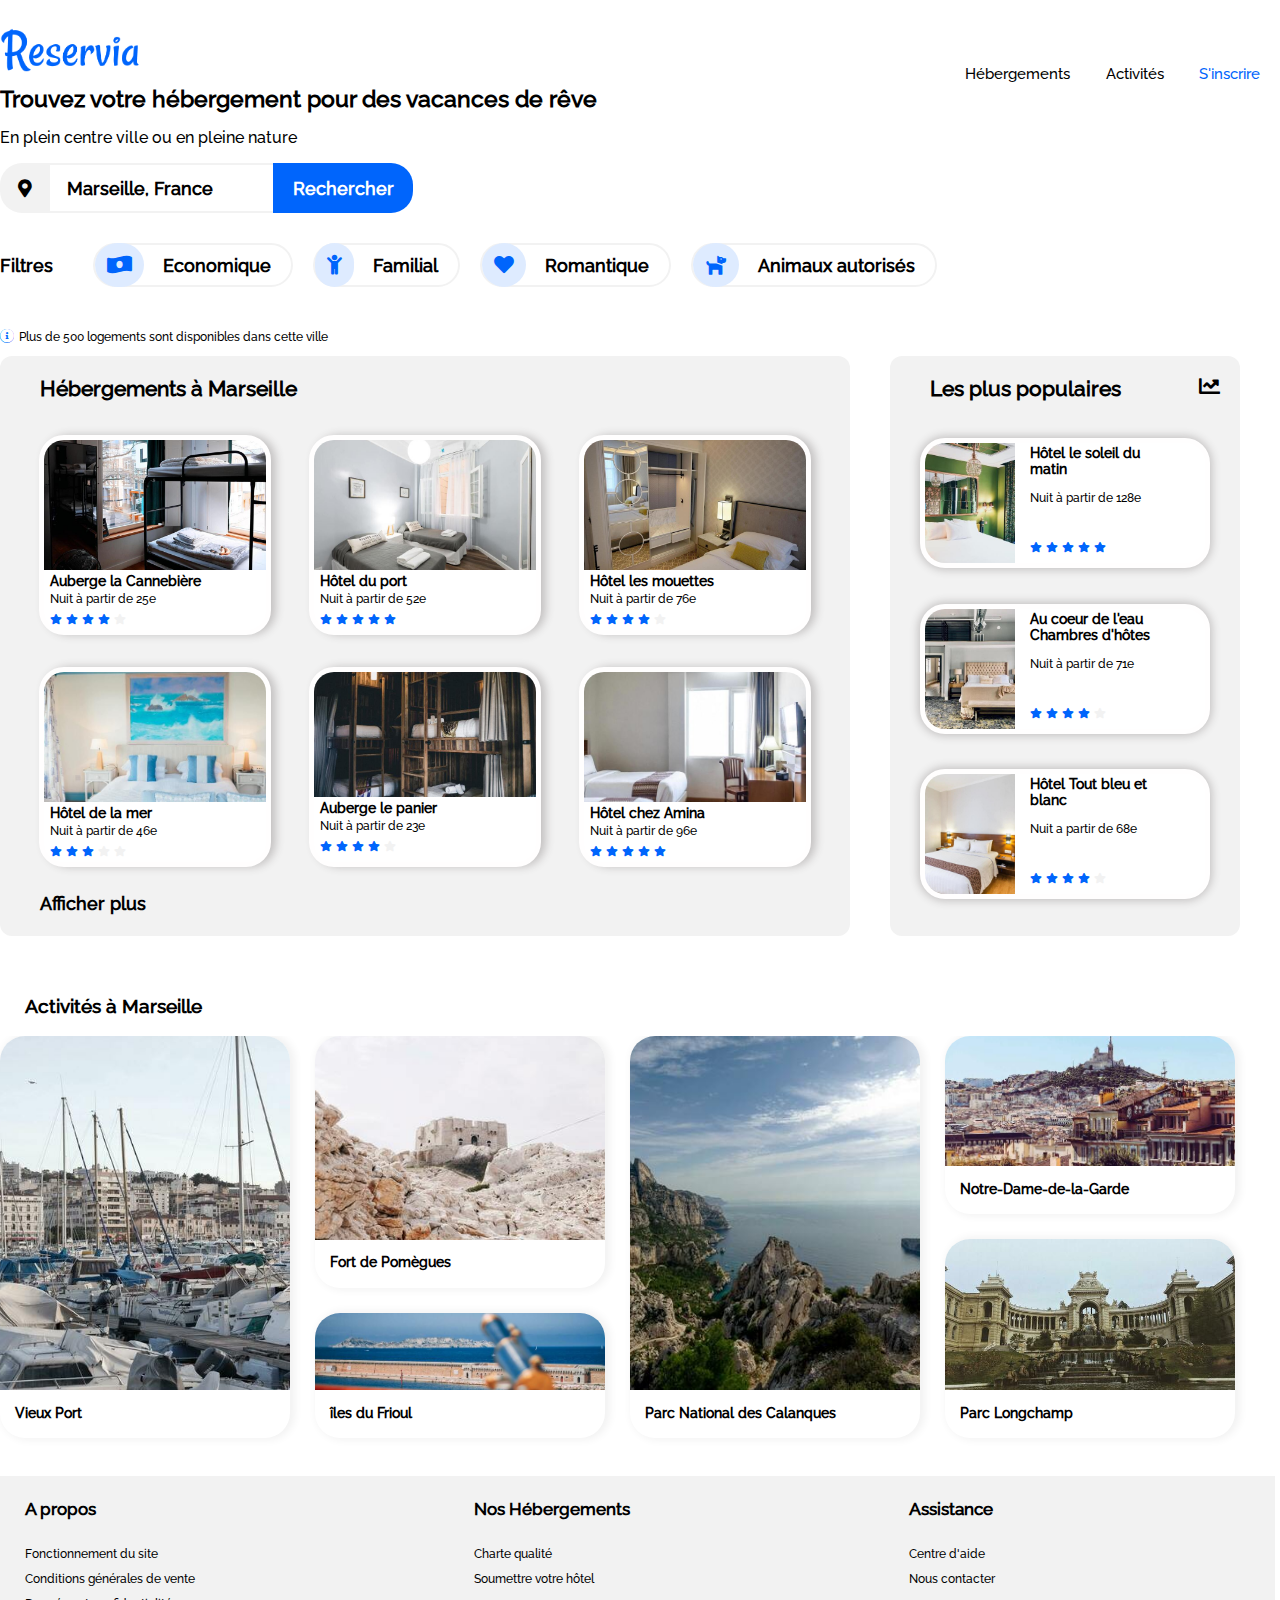
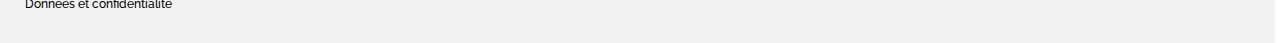
<file: index.html>
<!DOCTYPE html>
<html lang="fr">
    <head>
        <meta charset="utf-8"/>
        <meta name="viewport" content="width=device-width, initial-scale=1.0">
        <link rel="stylesheet" href="fonts/css/all.css"/>
        <link rel="stylesheet" href="reserviacss.css"/>
        <link rel="stylesheet" href="responsivecss.css">
        
        
        
        <title>Reservia</title>
    </head>

<body>
    <main id="bloc_pages">
    <header id="headerdesktop">
        <div>
            <h2> <img src="images/logo/Reservia@3x.png" alt="Reservia"></h2>    
            <h1>Trouvez votre hébergement pour des vacances de rêve</h1>
            <p>En plein centre ville ou en pleine nature</p>            
        </div>
        <nav>
            <ul>
                <li><a href="#hébergements">Hébergements</a></li>
                <li><a href="#activités">Activités</a></li>
                <li><a href="#" id="registration">S'inscrire</a></li>
            </ul>
        </nav>
    </header>

    <header id="headermobile">
        <div id="headerdiv1">
            <h2> <img src="images/logo/Reservia@3x.png" alt="Reservia"></h2> 
            <a href="#">S'inscrire</a>
        </div>
        <nav>
            <ul>
                <li><a href="#hébergements">Hébergements</a></li>
                <li><a href="#activités">Activités</a></li>
            </ul>
        </nav>
        <div id="headerdiv2">    
            <h1>Trouvez votre hébergement pour des vacances de rêve</h1>
            <p>En plein centre ville ou en pleine nature</p>            
        </div>
    </header>

    <form method="post" action="traitement.js">
        
        <div id="map">
            <i class="fas fa-map-marker-alt"></i>
            <input type="search" name="Rechercher"  placeholder="   Marseille, France" id="input1"/>
            <input type="submit" value="Rechercher" id="input2"/>
            <i class="fas fa-search loupe"></i>
        </div>
        
            
        <div id="button-filtre">
            <p>Filtres</p>
            <ul>
                <li><button type="button"><i class="fas fa-money-bill-wave-alt"></i><span>Economique</span></button></li>
                <li><button type="button"><i class="fas fa-child"></i><span>Familial</span></button></li>
                <li><button type="button"><i class="fas fa-heart"></i><span>Romantique</span></button></li>
                <li><button type="button"><i class="fas fa-dog"></i><span>Animaux autorisés</span></button></li>
            </ul>
        </div>

        <div id="infocircle">
            <p><i class="fas fa-info-circle"></i>Plus de 500 logements sont disponibles dans cette ville</p>
        </div>

            
    </form>

   <div id="section">

        <article class="hébergements">
                
            <h2 id="hébergements">Hébergements à Marseille</h2>

            <div class="containercardhébergements">
                <div class="card">
                    <a href="#">
                        <img src="images/hebergements/4_small/Auberge-de-la-Cannebière.jpg" alt="Auberge-la-cannebière">
                        <div class="contenu">
                            <h3>Auberge la Cannebière</h3>
                            <p>Nuit à partir de 25e</p>
                            <div class="ratings">
                                <i class="fas fa-star"></i>
                                <i class="fas fa-star"></i>
                                <i class="fas fa-star"></i>
                                <i class="fas fa-star"></i>
                                <i class="fas fa-star greystar"></i>
                            </div>
                        </div>
                    </a>
                </div>

                <div class="card">
                    <a href="#">
                        <img src="images/hebergements/4_small/Hotel-de-la-mer.jpg" alt="Hôtel-de-la-mer">
                        <div class="contenu">
                            <h3>Hôtel de la mer</h3>
                            <p>Nuit à partir de 46e</p>
                            <div class="ratings">
                                <i class="fas fa-star"></i>
                                <i class="fas fa-star"></i>
                                <i class="fas fa-star"></i>
                                <i class="fas fa-star greystar"></i>
                                <i class="fas fa-star greystar"></i>
                            </div>
                        </div>
                    </a>
                </div>

                <div class="card">
                    <a href="#">
                        <img src="images/hebergements/4_small/Hotel-du-port.jpg" alt="Hôtel-du-port"/>
                        <div class="contenu">
                            <h3>Hôtel du port</h3>
                            <p>Nuit à partir de 52e</p>
                            <div class="ratings">
                                <i class="fas fa-star"></i>
                                <i class="fas fa-star"></i>
                                <i class="fas fa-star"></i>
                                <i class="fas fa-star"></i>
                                <i class="fas fa-star"></i>
                            </div>
                        </div>
                    </a>
                </div>

                <div class="card">
                    <a href="#">
                        <img src="images/hebergements/4_small/Auberge-le-panier.jpg" alt="Auberge-le-panier">
                        <div class="contenu">
                            <h3>Auberge le panier</h3>
                            <p>Nuit à partir de 23e</p>
                            <div class="ratings">
                                <i class="fas fa-star"></i>
                                <i class="fas fa-star"></i>
                                <i class="fas fa-star"></i>
                                <i class="fas fa-star"></i>
                                <i class="fas fa-star greystar"></i>
                            </div>
                        </div>
                    </a>
                </div>
  
                <div class="card">
                    <a href="#">
                        <img src="images/hebergements/4_small/Hotel-les-mouettes.jpg" alt="Hôtel-les-mouettes">
                        <div class="contenu">
                            <h3>Hôtel les mouettes</h3>
                            <p>Nuit à partir de 76e</p>
                            <div class="ratings">
                                <i class="fas fa-star"></i>
                                <i class="fas fa-star"></i>
                                <i class="fas fa-star"></i>
                                <i class="fas fa-star"></i>
                                <i class="fas fa-star greystar"></i>
                            </div>
                        </div>
                    </a>
                </div>

                <div class="card">
                    <a href="#">
                        <img src="images/hebergements/4_small/Hotel-chez-Amina.jpg" alt="Hôtel-chez-Amina">
                        <div class="contenu">
                            <h3>Hôtel chez Amina</h3>
                            <p>Nuit à partir de 96e</p>
                            <div class="ratings">
                                <i class="fas fa-star"></i>
                                <i class="fas fa-star"></i>
                                <i class="fas fa-star"></i>
                                <i class="fas fa-star"></i>
                                <i class="fas fa-star"></i>
                            </div>
                        </div>
                    </a>
                </div>
            </div>

            <h4>Afficher plus</h4>                    
        </article>
               
        <article class="populaires">

            <h2>Les plus populaires <i class="fas fa-chart-line"></i></h2>

            <div class="containercardpopulaires">
                <div class="card">
                    <a href="#">
                        <img src="images/hebergements/4_small/Hotel-le-soleil-du-matin.jpg" alt="Hôtel-le-soleil-du-matin">
                        <div class="contenu">
                            <h3>Hôtel le soleil du matin</h3>
                            <p>Nuit à partir de 128e</p>
                            <div class="ratings">
                                <i class="fas fa-star"></i>
                                <i class="fas fa-star"></i>
                                <i class="fas fa-star"></i>
                                <i class="fas fa-star"></i>
                                <i class="fas fa-star"></i>
                            </div>
                        </div>  
                    </a>  
                </div>
                    
                <div class="card">
                    <a href="#">
                        <img src="images/hebergements/4_small/Au-coeur-de-l'eau-Chambres-hotes.jpg" alt="Au-coeur-de-l'eau-Chambres-d'hôtes">
                        <div class="contenu">
                            <h3>Au coeur de l'eau Chambres d'hôtes</h3>
                            <p>Nuit à partir de 71e</p>
                            <div class="ratings">
                                <i class="fas fa-star"></i>
                                <i class="fas fa-star"></i>
                                <i class="fas fa-star"></i>
                                <i class="fas fa-star"></i>
                                <i class="fas fa-star greystar"></i>
                            </div>
                        </div>
                    </a>
                </div>

                <div class="card">
                    <a href="#">
                        <img src="images/hebergements/4_small/Hotel-tout-bleu-et-blanc.jpg" alt="Hôtel-tout-bleu-et-blanc">
                        <div class="contenu">
                            <h3>Hôtel Tout bleu et blanc</h3>
                            <p>Nuit a partir de 68e</p>
                            <div class="ratings">
                                <i class="fas fa-star"></i>
                                <i class="fas fa-star"></i>
                                <i class="fas fa-star"></i>
                                <i class="fas fa-star"></i>
                                <i class="fas fa-star greystar"></i>
                            </div>
                        </div>
                    </a>    
                </div>
            </div>
        </article>

    </div>

    <aside>

            <div class="activités">

                <h3 id="activités">Activités à Marseille</h3>
                <div class="containercardactivités">

                    <div class="cardactivités1 cardactivités1et3">
                        <div class="card">
                            <a href="#">
                                <img src="images/activites/4_small/Vieux-Port.jpg" alt="Vieux-Port">
                                <div class="contenu">
                                    <h3>Vieux Port</h3>
                                </div>
                            </a>    
                        </div>
                    </div>   

                    <div class="cardactivités2 cardactivités2et4">
                        <div class="card">
                            <a href="#">
                                <img src="images/activites/4_small/Fort-de-Pomegues.jpg" alt="Fort-de-Pomègues">
                                <div class="contenu">
                                    <h3>Fort de Pomègues</h3>                           
                                </div>
                            </a>    
                        </div>

                        <div class="card">
                            <a href="#">
                                <img src="images/activites/4_small/iles-du-Frioul.jpg" alt="îles-du-Frioul">
                                <div class="contenu">
                                    <h3>îles du Frioul</h3>
                                </div>
                            </a>    
                        </div>
                    </div>

                    <div class="cardactivités3 cardactivités1et3">
                        <div class="card">
                            <a href="#">
                                <img src="images/activites/4_small/Parc-National-des-Calanques.jpg" alt="Parc-National-des-Calanques">
                                <div class="contenu">
                                    <h3>Parc National des Calanques</h3>
                                </div>
                            </a>
                        </div>
                    </div>
                    
                    <div class="cardactivités4 cardactivités2et4">
                        <div class="card">
                            <a href="#">
                                <img src="images/activites/4_small/Notre-Dame-de-la-Garde.jpg" alt="Notre-Dame-de-la-Garde">
                                <div class="contenu">
                                    <h3>Notre-Dame-de-la-Garde</h3>
                                </div>
                            </a>    
                        </div>
                    

                        <div class="card">
                            <a href="#">
                                <img src="images/activites/4_small/Parc-Longchamp.jpg" alt="Parc-Longchamp">
                                <div class="contenu">
                                    <h3>Parc Longchamp</h3>
                                </div>
                            </a>    
                        </div>
                    </div>

                </div>
            </div>

    </aside>

    <footer>
        <div class="apropos">
            <h4>A propos</h4>
            <a href="#">Fonctionnement du site</a>
            <a href="#">Conditions générales de vente</a>
            <a href="#">Données et confidentialité</a>
        </div>

        <div class="noshebergements">   
            <h4>Nos Hébergements</h4>
            <a href="#">Charte qualité</a>
            <a href="#">Soumettre votre hôtel</a>
        </div>

        <div class="assistance">
            <h4>Assistance</h4>
            <a href="#">Centre d'aide</a>
            <a href="#">Nous contacter</a>
        </div>
    </footer>
    </main>
</body>
</html>
</file>
<file: reserviacss.css>
@font-face {
    font-family: 'Raleway';
    src: url('polices/static/Raleway-Medium.ttf')
}

body {
    margin: auto;
    width: 100%;
    font-family:'Raleway', Arial, Helvetica, sans-serif;
    font-size: 30px;
    background-color:white;
}

#bloc_pages {
    width: 1300px;
    margin: auto;
}

header h2 img {
    width: 140px;
}

header h1 {
    font-size: 23px;
    margin-top: -20px;
}

header p {
    font-size: 16px;
}

#registration {
    color: #0065FC;
}

h2, 
h3, 
#map {
    font-size: 21px;
    font-weight: bolder;
}

.hébergements h2,
.hébergements h4,
.populaires h2,
.activités h2 {
    margin-left: 40px;
}

.hébergements h2,
.populaires h2 {
    margin-top: 20px;
}

.hébergements h4 {
    font-size:18px;
    margin-top:10px;
}

.populaires h2 {
    display:flex;
    justify-content: space-between;
}


.populaires h2 i {
    margin-right: 20px;    
}

h4{
    font-size: 14px;
}

p{
    font-size: 12px;
}

a{
    color: black;
}

header {
    display: flex;
    justify-content: space-between;
    align-items: flex-end ;
}

nav {
    display: flex;
    font-size: 15px;
    margin-right: 25px;
    justify-content: flex-end;
    align-self: flex-start;
    width: 350px;
}

nav ul {
    list-style-type: none;
    display: flex;
    justify-content: space-between;
    width: 100%;     
}

nav li {
    display:flex;
    margin-right: 15px;   
}



nav a {
    text-decoration: none;
    padding-top: 50PX;
}

nav a:visited {
    color: gray;
}

nav a:hover {
    color: #0065FC;
    border-top: solid #0065FC;
}

#map {   
    height: 50px;
    width: auto;
    display: flex;
    margin:auto;
}

#map i {
    font-size:18px;
    display: flex;
    justify-content: center;
    align-items: center;
    width: 50px;
    
    background-color:#F2F2F2; 
    text-align:center;
    border-right: none;
    border-bottom-left-radius: 22px;
    border-top-left-radius: 22px;
}

input {
    font-family: 'Raleway';
    font-size: 85%; 
}

#input1 {
    font-family: 'Raleway';
    border-style: solid;
    border-color:#F2F2F2;
    border-right: none;
    border-left: none;
    text-align: left;
}

#input1::placeholder {
    color: black;
    font-weight: 900;
}

#input2 {
    font-weight: bold;
    background-color: #0065FC;
    border: none;
    color: white;
    width: 140px;
    border-left: none;
    border-bottom-right-radius: 22px;
    border-top-right-radius: 22px;
}

#button-filtre { 
    font-family:'Raleway';
    font-weight: bolder;
    align-items: center;
    justify-content: flex-start;
    display: flex;
} 

#button-filtre p {
    font-family:'Raleway';
    display: flex;
    font-size: 18px;
}

#button-filtre i {
    background-color: #DEEBFF;
    color: #0065FC;
    border-radius: 25px;
    font-size:  110%;
    padding: 12px;
    margin: 0px 19px 0px -6px;   
}

button {
    font-family:'Raleway';
    height: 44px;
    font-size: 60%;
    font-weight: bolder;
    background-color: white;
    border-color:#F2F2F2;
    border-style:solid;
    border-radius: 25px;
    width: auto;
    padding-right: 20px;
    display: flex;
    align-items: center;
    transition: all 0.5s ease;
}

button span {
    font-weight: bolder;
}

button:hover {
    transform: rotate(15deg);
    color:white;
    background-color: #0065FC;
}

ul {
    display: flex;
    align-items: center;
    list-style: none;
}

li {  
    display: flex;
    margin-right: 20px;
}

#infocircle {
    font-size: 70%;
    display: flex; 
    align-items: center;
}

#infocircle i {
    font-size: 14px;
    margin: 0px 5px 0px 0px;
    background-color: #0065FC;
    color: white;
    border-radius: 20px;
    align-items: center;
}

#section {           /* Elément contenant les div hébergements et populaires */
    display: flex;
    width: 100%;
    Height:580px;
    justify-content: flex-start;
    overflow: hidden;
}  

.hébergements {
    width: 850px;
    height: 100%;
    max-height: 100%;
    display:flex;
    flex-direction: column; 
    background-color: #F2F2F2;
    border-radius: 12px;  
    align-content: space-between;
    margin-right: 40px;        
}

.populaires {
    width: 350px;
    min-height: 100%;
    max-width: 100%;
    display: flex;
    flex-direction: column;
    background-color: #F2F2F2;
    border-radius: 12px;  
}

aside {             /* Elément contenant la div activités */
    display:flex;
    height: 500px;
    justify-content: flex-start;
    padding-top: 40px;
}

#activités {
    font-size: 19px;
    font-weight: 900;
    margin-left: 2%;   
}

.activités {
    display: flex;
    flex-direction: column;
    padding-bottom: 1%;
}

.containercardhébergements {
    display: flex;
    flex-direction: column;
    justify-content: space-around;
    align-content: space-around;
    flex-wrap: wrap;
    height: 80%; 
    padding: 0px 20px 0px 20px;
}

.containercardpopulaires {
    display: flex;
    flex-direction: column;
    height: 100%;  
    justify-content: space-around; 
    align-content: space-around;
    align-items: center; 
    padding: 2px 20px 20px 20px;
}

.containercardactivités {
    width: 1250px;
    display: flex;
    overflow: hidden;
    height: 100%;
    justify-content: flex-start;    
}

.card {
    background-color: white;
    border-style: solid;
    border-color: rgb(255, 254, 254);
    border-radius: 25px;
    display: flex;
    flex-direction: column;
    font-size: 50%;
    overflow: hidden;
    box-shadow: 3px 0px 8px 2px #F2F2F2;
}

.card img {
    width: 100%;
    object-fit: cover;
    overflow: hidden;
}

.card h3 {
    font-size: 14px;
    font-weight: 900;
    margin-top: 2px;  
}

.card i{
    color:#0065FC;
    font-size: 70%;
}

.card .greystar {
    color: #F2F2F2;
}

.hébergements .card {
    width: 222px;
    height: 190px; 
    box-shadow: 5px 0px 8px 0px #c4c2c2; 
    border-width: thick;              
}

.hébergements a {
    display: flex;
    flex-direction: column;
    overflow: hidden;
    text-decoration: none;  
}

.hébergements img {
    width: auto;
}

.hébergements .contenu h3, 
.hébergements .contenu p, 
.hébergements .contenu div {
    margin:3px 0px 3px 6px;
}

.populaires .card {
    flex-direction: row;
    width :280px;
    height: 120px;
    box-shadow: 0px 0px 8px 2px #c4c2c2;  
    border-width: thick;
}

.populaires .card img {
    width: 90px;
    height:auto;
    min-width: 90px;
    margin-right: 15px;
}

.populaires a {
    display: flex;
    flex-direction: row;  
    text-decoration: none;
    margin-right: 45px;    
}    
   
.populaires .ratings {
       position: relative;
       top: 20px;
}
   
.cardactivités1et3 {        /* correspond aux 2 grandes card, Vieux port et parc national des calanques */
    display:flex;
    align-items: flex-end; 
    margin-right: 25px;  
}

.cardactivités1et3 .card,
.cardactivités2et4 .card {
    width: 290px;
    border: none;
    margin-bottom: 25px;
}

.cardactivités1et3 .card {
    height:402px;
}

.cardactivités2et4 {
    display:flex;
    flex-direction: column;
    justify-content: flex-end;
    margin-right: 25px;
}

.activités img {
    height: 100%; 
    padding-bottom: 5%;
}

.activités a {
    height:100%;
    padding-bottom: 1%;
    display: flex;
    overflow: hidden;
    object-fit: cover;
    flex-direction: column;
    text-decoration: none;
}

.activités .card h3 {
    margin:0% 0% 5% 5%;
}

footer {
    background-color: #F2F2F2;
    display: flex;
    justify-content: space-between;
    padding-bottom: 2%;
    margin-right: 25px;
}

footer h4 {
    font-size: 17px;
    font-weight: bolder;
}

footer a {
    display :flex;
    text-decoration: none;
    font-size: 12px;
    line-height: 25px;
}

footer a:visited {
    color: gray;
}

.apropos {
    margin-left: 25px;
}

.assistance {
    margin-right:280px;
}
</file>
<file: responsivecss.css>
@media screen and (max-width:425px) {
    body,
    #bloc_pages,
    #section,
    aside,
    .hébergements,
    .populaires,
    .activités,
    footer {
        width:100%;
    }

    .hébergements h2,
    .hébergements h4,
    .populaires h2,
    .activités h2 {
        margin-left: 10px;
    }

    header h2 {
        margin-top: 20px;
        margin-bottom: 0px;
    }

    .headertop {
        flex-wrap: wrap;
        justify-content: space-between;
    }

    .div1 {
        flex-wrap: wrap;
        margin-top: 0px;
        width: 100%;
    }

    #registration {
        margin-top: -45px;
        margin-right: 5px;
    }

    nav {
        font-size: 18px;
        width: 100%;
        margin-top: 0px;
        margin-bottom: 5px;   
    }

    nav ul {
        display: flex;
        padding-left: 0px;
        justify-content: space-around;
    }

    nav li {
        height:auto;
        padding-right: 15px;
        padding-left: 15px;
        padding-bottom: 10px;
        margin-right: 0px;
        border-bottom: solid white;
        border-top:solid white; 
        width: 100%;
        
    }

    nav a {
        text-decoration: none;
        margin: 0 auto ;
 
    }

    nav a:hover {
        color:#0065FC;
    }

    nav li:hover {
        border-bottom: solid #0065FC;
        border-top: solid white;
    }

    #input2 {
        display: none;
    }

    #map {
        margin-top: 20px;
        border: solid #f2f2f2;
        border-bottom-left-radius: 22px;
        border-top-left-radius: 22px;
        border-bottom-right-radius: 13px;
        border-top-right-radius: 13px;
        width: 90%;
        justify-content: center;
    }

    #map input {
        font-size: 16px;
        width: 100%;
    }

    #map i {
        width: 25%;
        border-bottom-left-radius: 18px;
        border-top-left-radius: 18px;
    }

    #map .loupe {
        color: white;
        width: 30%;
        border:none;
        border-radius: 9px;
        background-color: #0065FC;
    }

    #button-filtre {
        align-items: flex-start;
        flex-direction: column;
        margin-top: 25px;
        margin-left: 10px;
    }

    #button-filtre ul {
        align-items: flex-start;
        flex-direction: row;
        flex-wrap: wrap;
        margin-left:-40px;    
    }
    
    #button-filtre p {
        font-size: 16px;
        font-weight: bolder;
        margin-bottom:-15px;
    }

    #button-filtre li {
        margin: 5px;
    }

    button:hover {
        transform: none;
        color:white;
        background-color: #0065FC;
    }

    #infocircle {
        margin-left: 10px;
        margin-bottom: 30px;
    }

    #infocircle p {
        font-size: 13px;
    }

    #section {
        height: auto;
        display: flex;
        flex-direction: column-reverse;
        flex-wrap:wrap;
    }

    .containercardhébergements .card,
    .containercardpopulaires .card,
    .containercardactivités .card {
        width:100%;
        margin-bottom: 10px;
    }

    .hébergements {
        background-color: white;
    }

    .populaires {
        border-radius: 0px;
    }

    .populaires h2 {
        display: flex;
        justify-content: space-between;
    }
    
    aside {
        padding-top:20px;
        width: 100%;
        height: auto;

    }

    aside .activités img {
        width: 100%;
        display: flex;
        flex-direction: column;
        flex-wrap: wrap;    
    }

    .containercardactivités {  
        width:100%;
        display:flex;
        flex-direction: column;
        flex-wrap: wrap;
        margin-right: 0px; 
    }

    .containercardactivités .card {
        height:190px;  
    }

    .cardactivités1et3,
    .cardactivités2et4 {
        margin-right: 15px;
        margin-left: 10px; 
    }

    footer {
        display: flex;
        flex-direction: column;
    }

    .apropos,
    .noshebergements,
    .assistance {
        margin-left:10px;
    }
}
    
@media(min-width: 426px) and (max-width: 875px) {
    #input2 {
        display: none;
    }

    body,
    #bloc_pages,
    #section,
    aside,
    .hébergements,
    .populaires,
    .activités,
    footer {
        width:100%;
    }

    .hébergements h2,
    .hébergements h4,
    .populaires h2,
    .activités h2 {
        margin-left: 10px;
    }

    .headertop {
        flex-wrap: wrap;
    }

    .div1 {
        flex-wrap: wrap;
        margin-top: 0px;
        width: 100%;
    }

    #registration {
        margin-top: -60px;
        margin-right: 10px;
    }

    nav {
        font-size: 18px;
        width: 100%;
        margin-top: -20px;
        margin-bottom: 18px;
    }

    nav ul {
        display: flex;
        padding-left: 0px;
        justify-content: space-evenly;
    }

    nav li {
        height: auto;
        padding-bottom: 10px;
        padding-right: 80px;
        padding-left: 80px;
        margin-right: 0px; 
        border-bottom: solid white;
        border-top:solid white ; 
        width: 100%;
    }

    nav a {
        text-decoration: none; 
        margin: 0 auto;  
    }

    nav li:hover {
        border-bottom: solid #0065FC;
        border-top:solid white ;
    }

    header h1 {
        margin-top: 0px;
    }

    #map {
        margin-top: 20px;
        border: solid #f2f2f2;
        border-bottom-left-radius: 22px;
        border-top-left-radius: 22px;
        border-bottom-right-radius: 13px;
        border-top-right-radius: 13px;
        width: 90%;
        justify-content: center;
    }

    #map input {
        font-size: 16px;
        width: 100%;
    }

    #map i {
        width: 25%;
        border-bottom-left-radius: 18px;
        border-top-left-radius: 18px;
    }

    #map .loupe {
        color: white;
        width: 30%;
        border:none;
        border-radius: 9px;
        background-color: #0065FC;
    }

    #button-filtre {
        align-items: flex-start;
        flex-direction: column;
        margin-top: 25px;
        margin-left: 10px;
    }

    #button-filtre ul {
        align-items: flex-start;
        flex-direction: row;
        flex-wrap: wrap;
        margin-left:-40px;    
    }
    
    #button-filtre p {
        font-size: 16px;
        font-weight: bolder;
        margin-bottom:-15px;
    }

    #button-filtre li {
        margin: 5px;
    }

    button:hover {
        transform: none;
        color:white;
        background-color: #0065FC;
    }

    #infocircle {
        margin-left: 10px;
        margin-bottom: 30px;
    }

    #infocircle p {
        font-size: 13px;
    }

    #section {
        height: auto;
        display: flex;
        flex-direction: column-reverse;
        flex-wrap:wrap;
    }

    .hébergements {
        background-color: white;
    }

    .populaires h2 {
        display: flex;
        justify-content: space-between;
    }
    
    .containercardpopulaires { 
        flex-direction: row;
        flex-wrap: wrap;  
        justify-content: center; 
        align-items: center;
        padding: 0px 0px 0px 0px; 
    }

    .containercardpopulaires .card {
        margin-bottom:10px;
        margin-right: 10px;
        width : 300px;
        height: 120px;
    }

    .containercardhébergements {
        flex-direction: row;
        justify-content: space-evenly;
        align-items: center;
    }

    .containercardhébergements .card {
        width : 300px;
        margin-bottom: 10px;
    }

    aside{    
        height:auto;
    }

    aside .activités img {
        width: 100%;
        display: flex;
        flex-direction: column;
        flex-wrap: wrap;    
    }

    .containercardactivités {
        flex-direction: row;
        flex-wrap: wrap;
        width: 100%;
        justify-content:space-evenly;
        align-items: center;
    }

    .containercardactivités .card {
        width: 300px;
    }

    .activités{
        padding: 0px;
    }

    .cardactivités2et4 .card {
        flex-direction: row;
        flex-wrap: wrap;
        height: 190px;
    }

    .cardactivités2et4 .card a{
        width: 100%;
    }

    footer {
        justify-content: space-evenly;
    } 
        
    .apropos {
        margin-left: 10px;
    }

    .assistance{
        margin-right:0px;
    }

}  
    
@media(min-width: 876px) and (max-width: 1267px) {
    #headermobile, 
    #map .loupe {
        display: none;
    }

    body,
    #bloc_pages,
    #section,
    aside,
    .hébergements,
    .populaires,
    .activités,
    footer {
        width:100%;
    }

    .populaires h2 i{
        margin-left:20px;
    }

    #section {
        height: auto;
        display: flex;
        flex-direction: column;
        flex-wrap:wrap;
    }

    .hébergements {
        margin-bottom: 20px;
    }

    .populaires {
        padding-bottom: 42px;
    }

    .containercardhébergements {
        flex-direction: row;
        justify-content: space-evenly;
        align-items: center;
    }

    .containercardhébergements .card {
        width : 300px;
        margin-bottom: 10px;
    }

    .containercardpopulaires { 
        flex-direction: row;
        flex-wrap: wrap;  
        justify-content: center; 
        align-items: center;
        padding: 0px 0px 0px 0px; 
    }

    .containercardpopulaires .card {
        margin-bottom:10px;
        margin-right: 10px;
        width : 300px;
        height: 120px;
    }

    aside {
        height:auto;
    }

    .containercardactivités {
        flex-direction: row;
        flex-wrap: wrap;
        width: 100%;
        justify-content:space-evenly;
    }

    .containercardactivités .card {
        width: 300px;
        height: 190px;
    }

    .cardactivités2et4 {
        flex-direction: row;
        justify-content: space-between;
        margin-right: 40px;
    }

    .cardactivités2et4 .card {
        margin-right: 20px;
    }

    .cardactivités1et3 .card {
        margin-right: 0px;
    }

}
    
@media (min-width:1268px) { 
    #headermobile,
    #map .loupe {
        display: none;
    }

    body {
        width: auto;
    }

}
</file>
